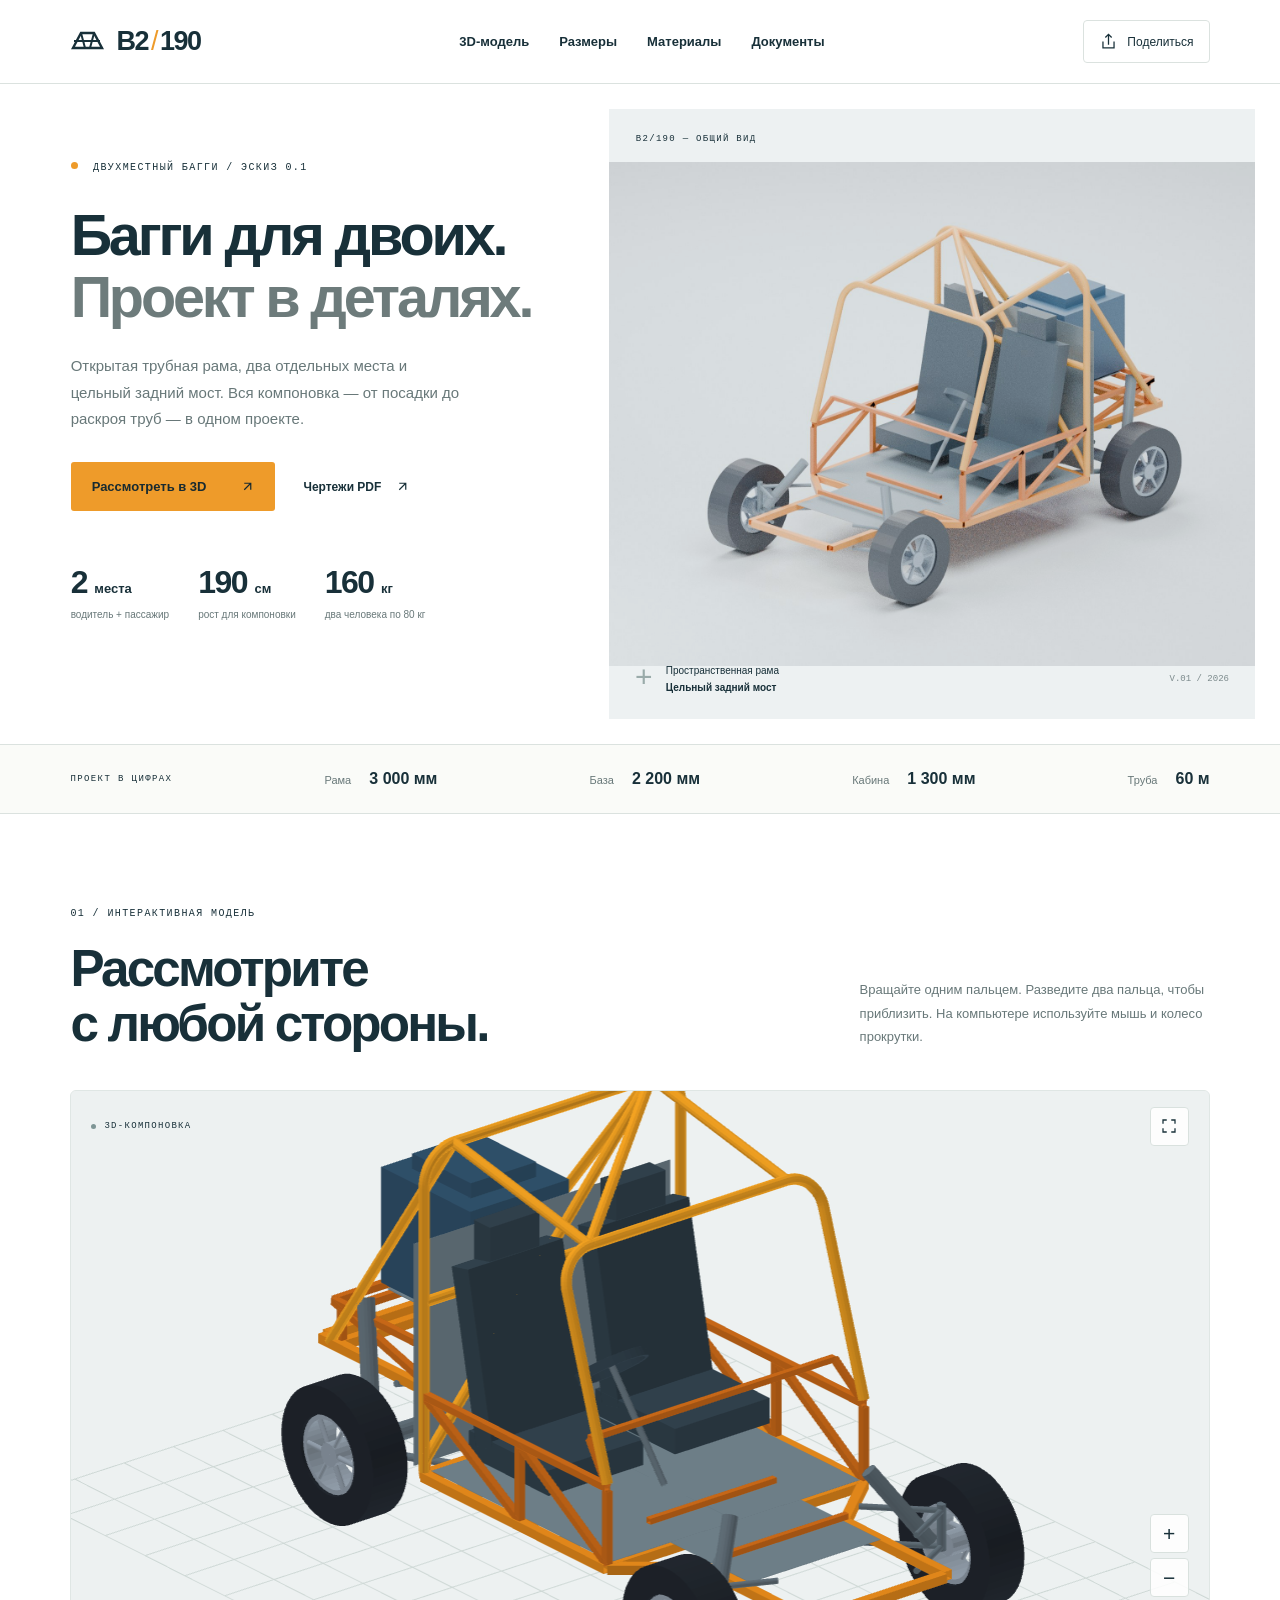
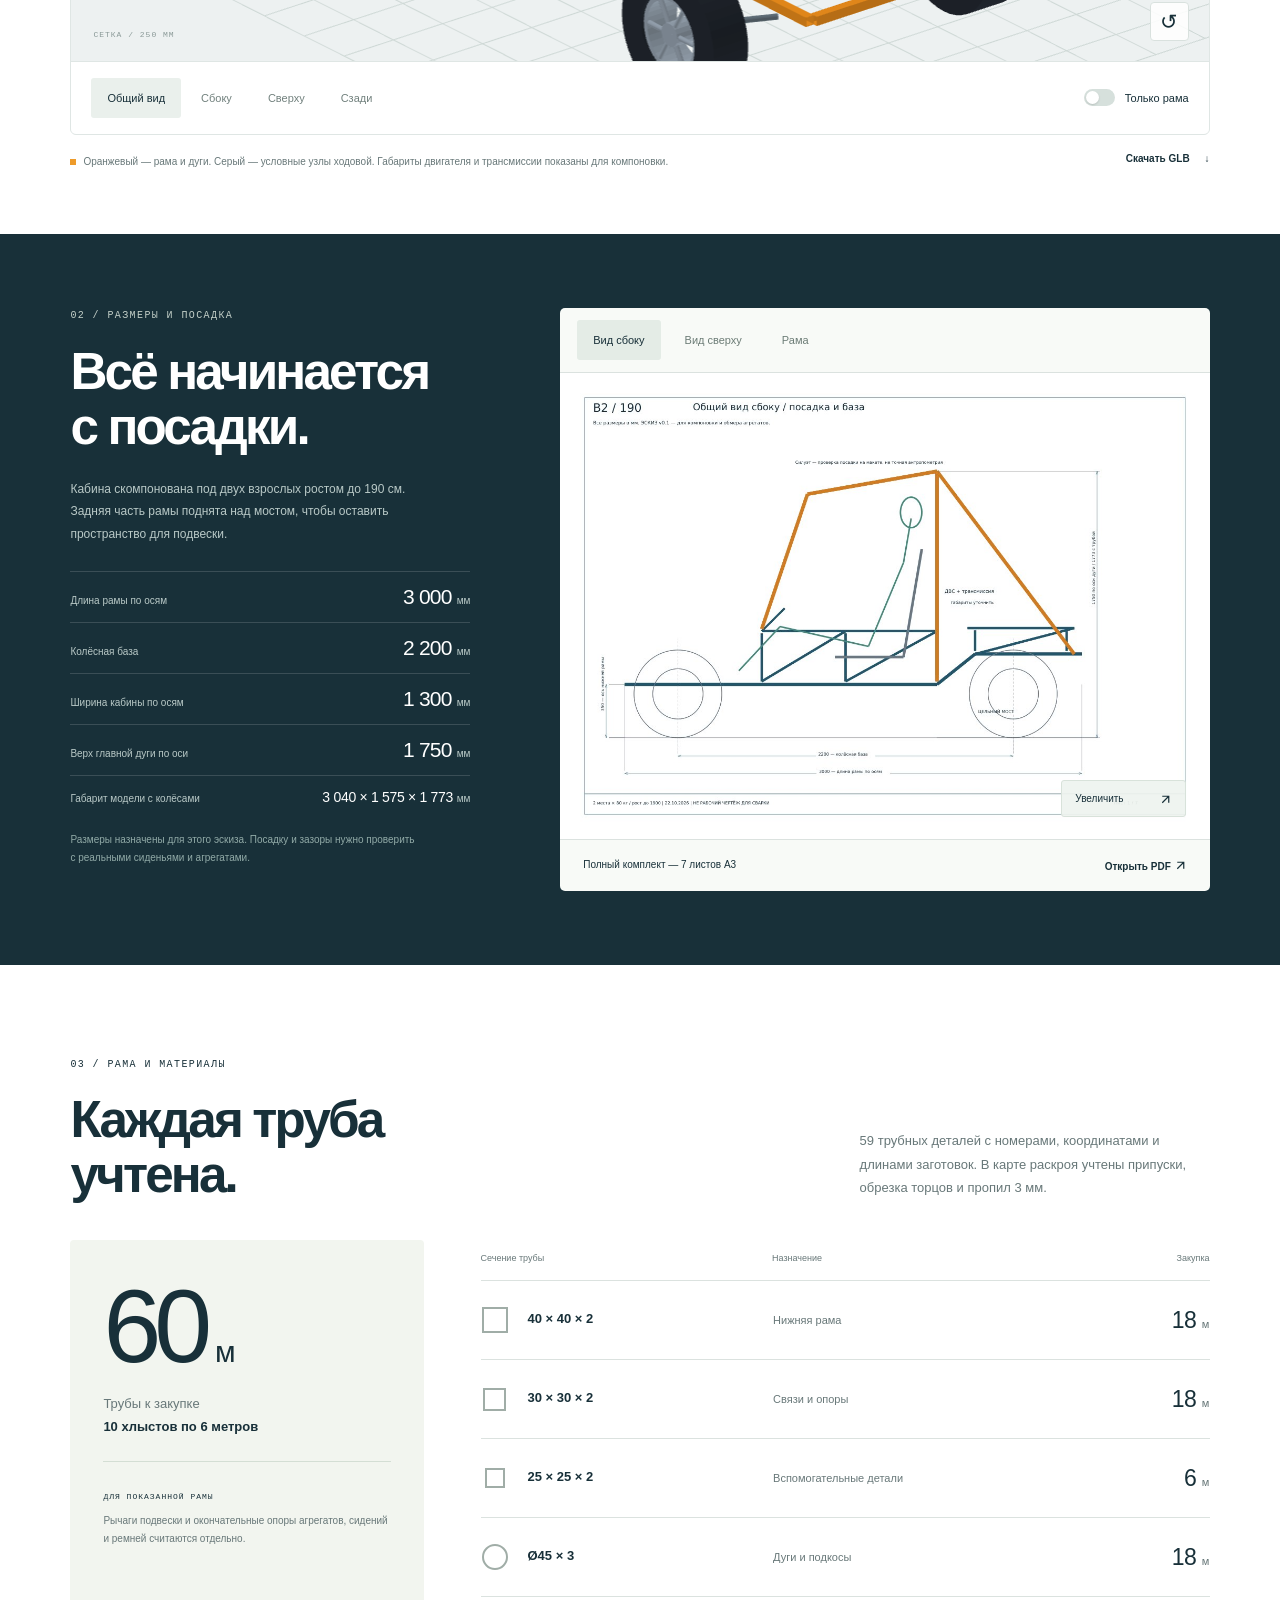
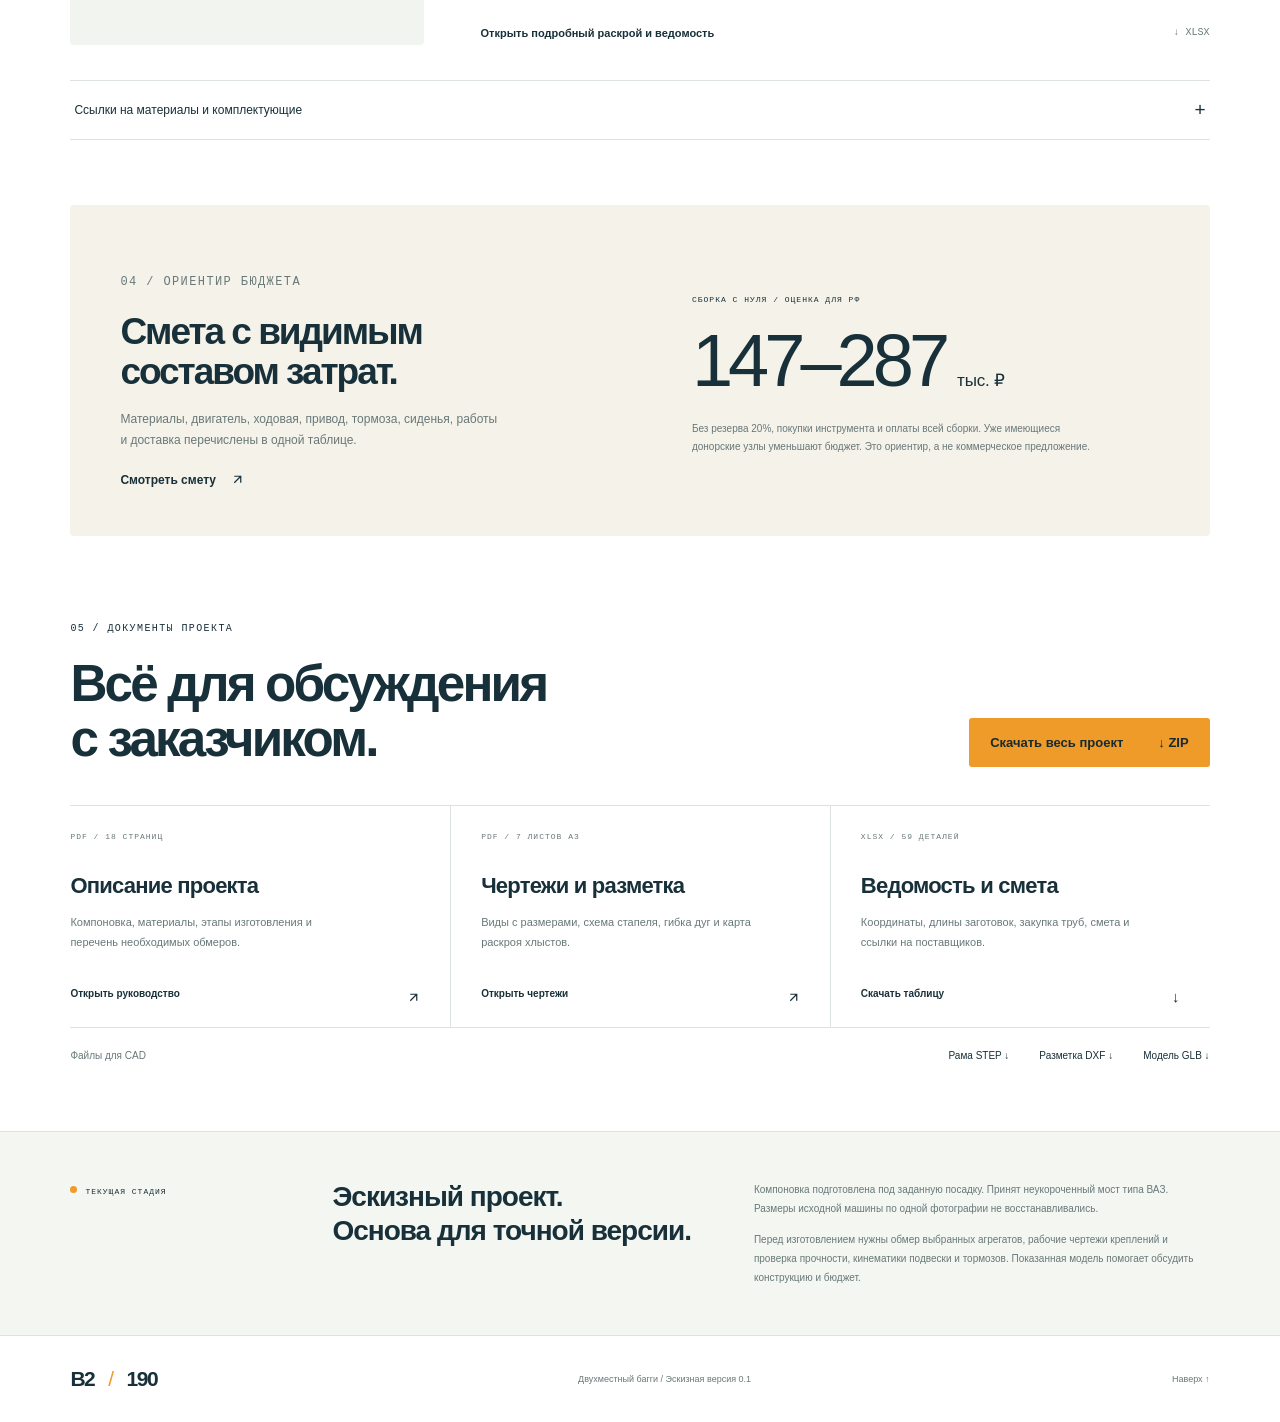
<file: buggy/index.html>
<!doctype html>
<html lang="ru">
<head>
  <meta charset="utf-8">
  <meta name="viewport" content="width=device-width, initial-scale=1, viewport-fit=cover">
  <meta name="theme-color" content="#183039">
  <meta name="description" content="B2/190 — двухместный багги. Интерактивная 3D-модель, размеры, раскрой рамы, материалы и документы эскизного проекта.">
  <meta property="og:title" content="B2/190 — проект двухместного багги">
  <meta property="og:description" content="Рассмотрите 3D-модель, размеры и документы проекта прямо в браузере.">
  <meta property="og:image" content="https://lakefest.github.io/buggy/assets/buggy-preview.jpg">
  <meta property="og:type" content="website">
  <title>B2/190 — двухместный багги</title>
  <link rel="icon" href="icon.svg" type="image/svg+xml">
  <link rel="stylesheet" href="style.css">
  <script src="app.js" defer></script>
</head>
<body>
<a class="skip" href="#overview">К содержанию</a>
<header class="header">
  <a class="brand" href="#" aria-label="B2/190 — начало"><svg width="35" height="27" viewBox="0 0 35 27" fill="none" aria-hidden="true"><path d="M3 20 11 5h13l8 15H3Z" stroke="currentColor" stroke-width="2.4"/><path d="m11 5 4 15m9-15-4 15M4 13h26" stroke="currentColor" stroke-width="2"/></svg><b>B2<span>/</span>190</b></a>
  <nav aria-label="Разделы проекта"><a href="#model">3D-модель</a><a href="#dimensions">Размеры</a><a href="#materials">Материалы</a><a href="#documents">Документы</a></nav>
  <button class="share-btn" id="share" aria-label="Поделиться проектом"><svg viewBox="0 0 24 24" width="19" height="19" fill="none" stroke="currentColor" stroke-width="1.6" aria-hidden="true"><path d="M12 16V3m-4 4 4-4 4 4M5 12v8h14v-8"/></svg><span>Поделиться</span></button>
</header>
<main>
<section class="hero" id="overview">
  <div class="hero-copy">
    <p class="eyebrow"><span class="status-dot"></span> ДВУХМЕСТНЫЙ БАГГИ / ЭСКИЗ 0.1</p>
    <h1>Багги для двоих.<br><span>Проект в деталях.</span></h1>
    <p class="hero-description">Открытая трубная рама, два отдельных места и цельный задний мост. Вся компоновка — от посадки до раскроя труб — в одном проекте.</p>
    <div class="hero-actions"><a class="button primary" href="#model">Рассмотреть в 3D <span aria-hidden="true"><svg class="external-icon" aria-hidden="true" viewBox="0 0 16 16" fill="none" stroke="currentColor" stroke-width="1.5"><path d="M4 12 12 4M4 4h8v8"/></svg></span></a><a class="text-link" href="files/drawings-a3.pdf" target="_blank" rel="noopener">Чертежи PDF <span aria-hidden="true"><svg class="external-icon" aria-hidden="true" viewBox="0 0 16 16" fill="none" stroke="currentColor" stroke-width="1.5"><path d="M4 12 12 4M4 4h8v8"/></svg></span></a></div>
    <div class="hero-data"><div><strong>2 <small>места</small></strong><span>водитель + пассажир</span></div><div><strong>190 <small>см</small></strong><span>рост для компоновки</span></div><div><strong>160 <small>кг</small></strong><span>два человека по 80 кг</span></div></div>
  </div>
  <div class="hero-visual"><span class="image-mark">B2/190 — ОБЩИЙ ВИД</span><img src="assets/buggy-preview.jpg" alt="3D-компоновка двухместного багги с оранжевой трубной рамой и двигателем за сиденьями" width="1800" height="1200" fetchpriority="high"><div class="visual-note"><span class="crosshair">+</span><span>Пространственная рама<br><b>Цельный задний мост</b></span><span class="visual-version">V.01 / 2026</span></div></div>
</section>
<div class="project-strip"><span>ПРОЕКТ В ЦИФРАХ</span><p>Рама <b>3 000 мм</b></p><p>База <b>2 200 мм</b></p><p>Кабина <b>1 300 мм</b></p><p>Труба <b>60 м</b></p></div>
<section class="section model-section" id="model">
  <div class="section-heading"><div><p class="eyebrow">01 / ИНТЕРАКТИВНАЯ МОДЕЛЬ</p><h2>Рассмотрите<br>с любой стороны.</h2></div><p class="section-intro">Вращайте одним пальцем. Разведите два пальца, чтобы приблизить. На компьютере используйте мышь и колесо прокрутки.</p></div>
  <div class="viewer" id="viewer">
    <div class="viewer-top"><span class="live-label"><i></i> 3D-КОМПОНОВКА</span><button class="icon-button" id="expand" aria-label="Развернуть модель на весь экран" title="На весь экран"><svg width="18" height="18" viewBox="0 0 24 24" fill="none" stroke="currentColor" stroke-width="1.7" aria-hidden="true"><path d="M9 4H4v5m11-5h5v5M4 15v5h5m11-5v5h-5"/></svg></button></div>
    <div class="canvas-wrap" id="canvas-wrap">
      <img id="model-poster" src="assets/buggy-preview.jpg" width="1800" height="1200" alt="Общий вид багги — изображение для предварительного просмотра">
      <canvas id="model-canvas" aria-label="Интерактивная 3D-модель багги; управление видами находится ниже"></canvas>
      <div class="model-message" id="model-message" role="status">Подготавливаем 3D…</div>
      <div class="zoom-controls"><button class="icon-button" id="zoom-in" aria-label="Приблизить">+</button><button class="icon-button" id="zoom-out" aria-label="Отдалить">−</button><button class="icon-button" id="reset" aria-label="Сбросить вид">↺</button></div>
      <span class="grid-label">СЕТКА / 250 ММ</span>
    </div>
    <div class="viewer-controls"><div class="view-buttons" role="group" aria-label="Вид модели"><button class="selected" data-view="iso" aria-pressed="true">Общий вид</button><button data-view="side" aria-pressed="false">Сбоку</button><button data-view="top" aria-pressed="false">Сверху</button><button data-view="rear" aria-pressed="false">Сзади</button></div><label class="frame-toggle"><input type="checkbox" id="frame-only"><span class="toggle-track"></span> Только рама</label></div>
  </div>
  <div class="model-caption"><p><span class="orange-key"></span>Оранжевый — рама и дуги. Серый — условные узлы ходовой. Габариты двигателя и трансмиссии показаны для компоновки.</p><a class="text-link" href="files/buggy.glb" download>Скачать GLB <span aria-hidden="true">↓</span></a></div>
</section>
<section class="dimensions-section" id="dimensions">
  <div class="dimensions-copy"><p class="eyebrow">02 / РАЗМЕРЫ И ПОСАДКА</p><h2>Всё начинается<br>с посадки.</h2><p>Кабина скомпонована под двух взрослых ростом до 190 см. Задняя часть рамы поднята над мостом, чтобы оставить пространство для подвески.</p><dl class="dimensions-list"><div><dt>Длина рамы по осям</dt><dd>3 000 <small>мм</small></dd></div><div><dt>Колёсная база</dt><dd>2 200 <small>мм</small></dd></div><div><dt>Ширина кабины по осям</dt><dd>1 300 <small>мм</small></dd></div><div><dt>Верх главной дуги по оси</dt><dd>1 750 <small>мм</small></dd></div><div><dt>Габарит модели с колёсами</dt><dd class="dimension-small">3 040 × 1 575 × 1 773 <small>мм</small></dd></div></dl><p class="muted-light">Размеры назначены для этого эскиза. Посадку и зазоры нужно проверить с реальными сиденьями и агрегатами.</p></div>
  <div class="drawings-panel"><div class="drawing-tabs" role="group" aria-label="Виды чертежа"><button data-drawing="side" class="selected" aria-pressed="true">Вид сбоку</button><button data-drawing="top" aria-pressed="false">Вид сверху</button><button data-drawing="frame" aria-pressed="false">Рама</button></div><button id="drawing-open" class="drawing-image" aria-label="Увеличить чертёж"><img id="drawing-img" src="assets/drawing-side.jpg" alt="Размерный эскиз: вид багги сбоку" width="1191" height="842" loading="lazy"><span>Увеличить <b><svg class="external-icon" aria-hidden="true" viewBox="0 0 16 16" fill="none" stroke="currentColor" stroke-width="1.5"><path d="M4 12 12 4M4 4h8v8"/></svg></b></span></button><a href="files/drawings-a3.pdf" target="_blank" rel="noopener" class="drawing-download">Полный комплект — 7 листов A3 <span>Открыть PDF <svg class="external-icon" aria-hidden="true" viewBox="0 0 16 16" fill="none" stroke="currentColor" stroke-width="1.5"><path d="M4 12 12 4M4 4h8v8"/></svg></span></a></div>
</section>
<section class="section materials-section" id="materials">
  <div class="section-heading"><div><p class="eyebrow">03 / РАМА И МАТЕРИАЛЫ</p><h2>Каждая труба<br>учтена.</h2></div><p class="section-intro">59 трубных деталей с номерами, координатами и длинами заготовок. В карте раскроя учтены припуски, обрезка торцов и пропил 3 мм.</p></div>
  <div class="materials-grid"><div class="cut-summary"><strong>60<span>м</span></strong><p>Трубы к закупке<br><b>10 хлыстов по 6 метров</b></p><div class="summary-line"></div><span class="eyebrow">ДЛЯ ПОКАЗАННОЙ РАМЫ</span><p class="small-copy">Рычаги подвески и окончательные опоры агрегатов, сидений и ремней считаются отдельно.</p></div><div class="material-table-wrap"><table class="material-table"><thead><tr><th>Сечение трубы</th><th>Назначение</th><th>Закупка</th></tr></thead><tbody><tr><td><i class="profile square-lg"></i><b>40 × 40 × 2</b></td><td>Нижняя рама</td><td>18 <small>м</small></td></tr><tr><td><i class="profile square-md"></i><b>30 × 30 × 2</b></td><td>Связи и опоры</td><td>18 <small>м</small></td></tr><tr><td><i class="profile square-sm"></i><b>25 × 25 × 2</b></td><td>Вспомогательные детали</td><td>6 <small>м</small></td></tr><tr><td><i class="profile round"></i><b>Ø45 × 3</b></td><td>Дуги и подкосы</td><td>18 <small>м</small></td></tr></tbody></table><a class="table-link" href="files/specification.xlsx" download>Открыть подробный раскрой и ведомость <span>↓ XLSX</span></a></div></div>
  <details class="supplier-details"><summary>Ссылки на материалы и комплектующие <span>+</span></summary><div class="supplier-links"><a href="https://www.stroymetall.ru/catalog/truby/profilnye/kvadratnye/40x40x2/" target="_blank" rel="noopener">Профильная труба 40×40×2 <span>Стройсталь <svg class="external-icon" aria-hidden="true" viewBox="0 0 16 16" fill="none" stroke="currentColor" stroke-width="1.5"><path d="M4 12 12 4M4 4h8v8"/></svg></span></a><a href="https://metalos.ru/truba-besshovnaya/diametr__45/stenka__3/" target="_blank" rel="noopener">Бесшовная труба Ø45×3 <span>МЕТАЛОС <svg class="external-icon" aria-hidden="true" viewBox="0 0 16 16" fill="none" stroke="currentColor" stroke-width="1.5"><path d="M4 12 12 4M4 4h8v8"/></svg></span></a><a href="https://www.lifan-rf.ru/catalog/dvigateli_benzinovye_s_ruchnym_i_elektro_zapuskom_gorizontalnyy_val/lifan_190f/" target="_blank" rel="noopener">Двигатель класса Lifan 190F <span>Lifan <svg class="external-icon" aria-hidden="true" viewBox="0 0 16 16" fill="none" stroke="currentColor" stroke-width="1.5"><path d="M4 12 12 4M4 4h8v8"/></svg></span></a><a href="https://motodom.su/transmissiya/variator-safari-v-sbore.html" target="_blank" rel="noopener">Комплект вариатора «Сафари» <span>Мотодом <svg class="external-icon" aria-hidden="true" viewBox="0 0 16 16" fill="none" stroke="currentColor" stroke-width="1.5"><path d="M4 12 12 4M4 4h8v8"/></svg></span></a></div><p>Полный список и статус найденных цен — в ведомости XLSX. Совместимость узлов и актуальную стоимость уточняют при подборе.</p></details>
</section>
<section class="budget-section"><div><p class="eyebrow">04 / ОРИЕНТИР БЮДЖЕТА</p><h2>Смета с видимым<br>составом затрат.</h2><p>Материалы, двигатель, ходовая, привод, тормоза, сиденья, работы и доставка перечислены в одной таблице.</p><a class="text-link" href="files/specification.xlsx" download>Смотреть смету <span><svg class="external-icon" aria-hidden="true" viewBox="0 0 16 16" fill="none" stroke="currentColor" stroke-width="1.5"><path d="M4 12 12 4M4 4h8v8"/></svg></span></a></div><div class="budget-value"><span>СБОРКА С НУЛЯ / ОЦЕНКА ДЛЯ РФ</span><strong>147–287<small>тыс. ₽</small></strong><p>Без резерва 20%, покупки инструмента и оплаты всей сборки. Уже имеющиеся донорские узлы уменьшают бюджет. Это ориентир, а не коммерческое предложение.</p></div></section>
<section class="section documents-section" id="documents"><div class="section-heading"><div><p class="eyebrow">05 / ДОКУМЕНТЫ ПРОЕКТА</p><h2>Всё для обсуждения<br>с заказчиком.</h2></div><a class="button primary" href="files/buggy-complete.zip" download>Скачать весь проект <span>↓ ZIP</span></a></div><div class="document-grid"><a class="document" href="files/project-guide.pdf" target="_blank" rel="noopener"><span class="file-type">PDF / 18 СТРАНИЦ</span><h3>Описание проекта</h3><p>Компоновка, материалы, этапы изготовления и перечень необходимых обмеров.</p><span class="document-action">Открыть руководство <b><svg class="external-icon" aria-hidden="true" viewBox="0 0 16 16" fill="none" stroke="currentColor" stroke-width="1.5"><path d="M4 12 12 4M4 4h8v8"/></svg></b></span></a><a class="document" href="files/drawings-a3.pdf" target="_blank" rel="noopener"><span class="file-type">PDF / 7 ЛИСТОВ A3</span><h3>Чертежи и разметка</h3><p>Виды с размерами, схема стапеля, гибка дуг и карта раскроя хлыстов.</p><span class="document-action">Открыть чертежи <b><svg class="external-icon" aria-hidden="true" viewBox="0 0 16 16" fill="none" stroke="currentColor" stroke-width="1.5"><path d="M4 12 12 4M4 4h8v8"/></svg></b></span></a><a class="document" href="files/specification.xlsx" download><span class="file-type">XLSX / 59 ДЕТАЛЕЙ</span><h3>Ведомость и смета</h3><p>Координаты, длины заготовок, закупка труб, смета и ссылки на поставщиков.</p><span class="document-action">Скачать таблицу <b>↓</b></span></a></div><div class="cad-links"><span>Файлы для CAD</span><a href="files/frame.step" download>Рама STEP ↓</a><a href="files/frame.dxf" download>Разметка DXF ↓</a><a href="files/buggy.glb" download>Модель GLB ↓</a></div></section>
<section class="project-stage"><div class="stage-label"><span class="status-dot"></span><span>ТЕКУЩАЯ СТАДИЯ</span></div><h2>Эскизный проект.<br>Основа для точной версии.</h2><div class="stage-body"><p>Компоновка подготовлена под заданную посадку. Принят неукороченный мост типа ВАЗ. Размеры исходной машины по одной фотографии не восстанавливались.</p><p>Перед изготовлением нужны обмер выбранных агрегатов, рабочие чертежи креплений и проверка прочности, кинематики подвески и тормозов. Показанная модель помогает обсудить конструкцию и бюджет.</p></div></section>
</main>
<footer><a class="brand" href="#">B2<span>/</span>190</a><p>Двухместный багги / Эскизная версия 0.1</p><a href="#overview">Наверх ↑</a></footer>
<dialog id="drawing-dialog"><button class="dialog-close" aria-label="Закрыть увеличенный чертёж">✕</button><img alt="Увеличенный размерный эскиз" id="dialog-img"><a href="files/drawings-a3.pdf" target="_blank" rel="noopener">Открыть все чертежи в PDF <svg class="external-icon" aria-hidden="true" viewBox="0 0 16 16" fill="none" stroke="currentColor" stroke-width="1.5"><path d="M4 12 12 4M4 4h8v8"/></svg></a></dialog>
<div id="toast" class="toast" role="status" aria-live="polite"></div>
</body></html>
</file>
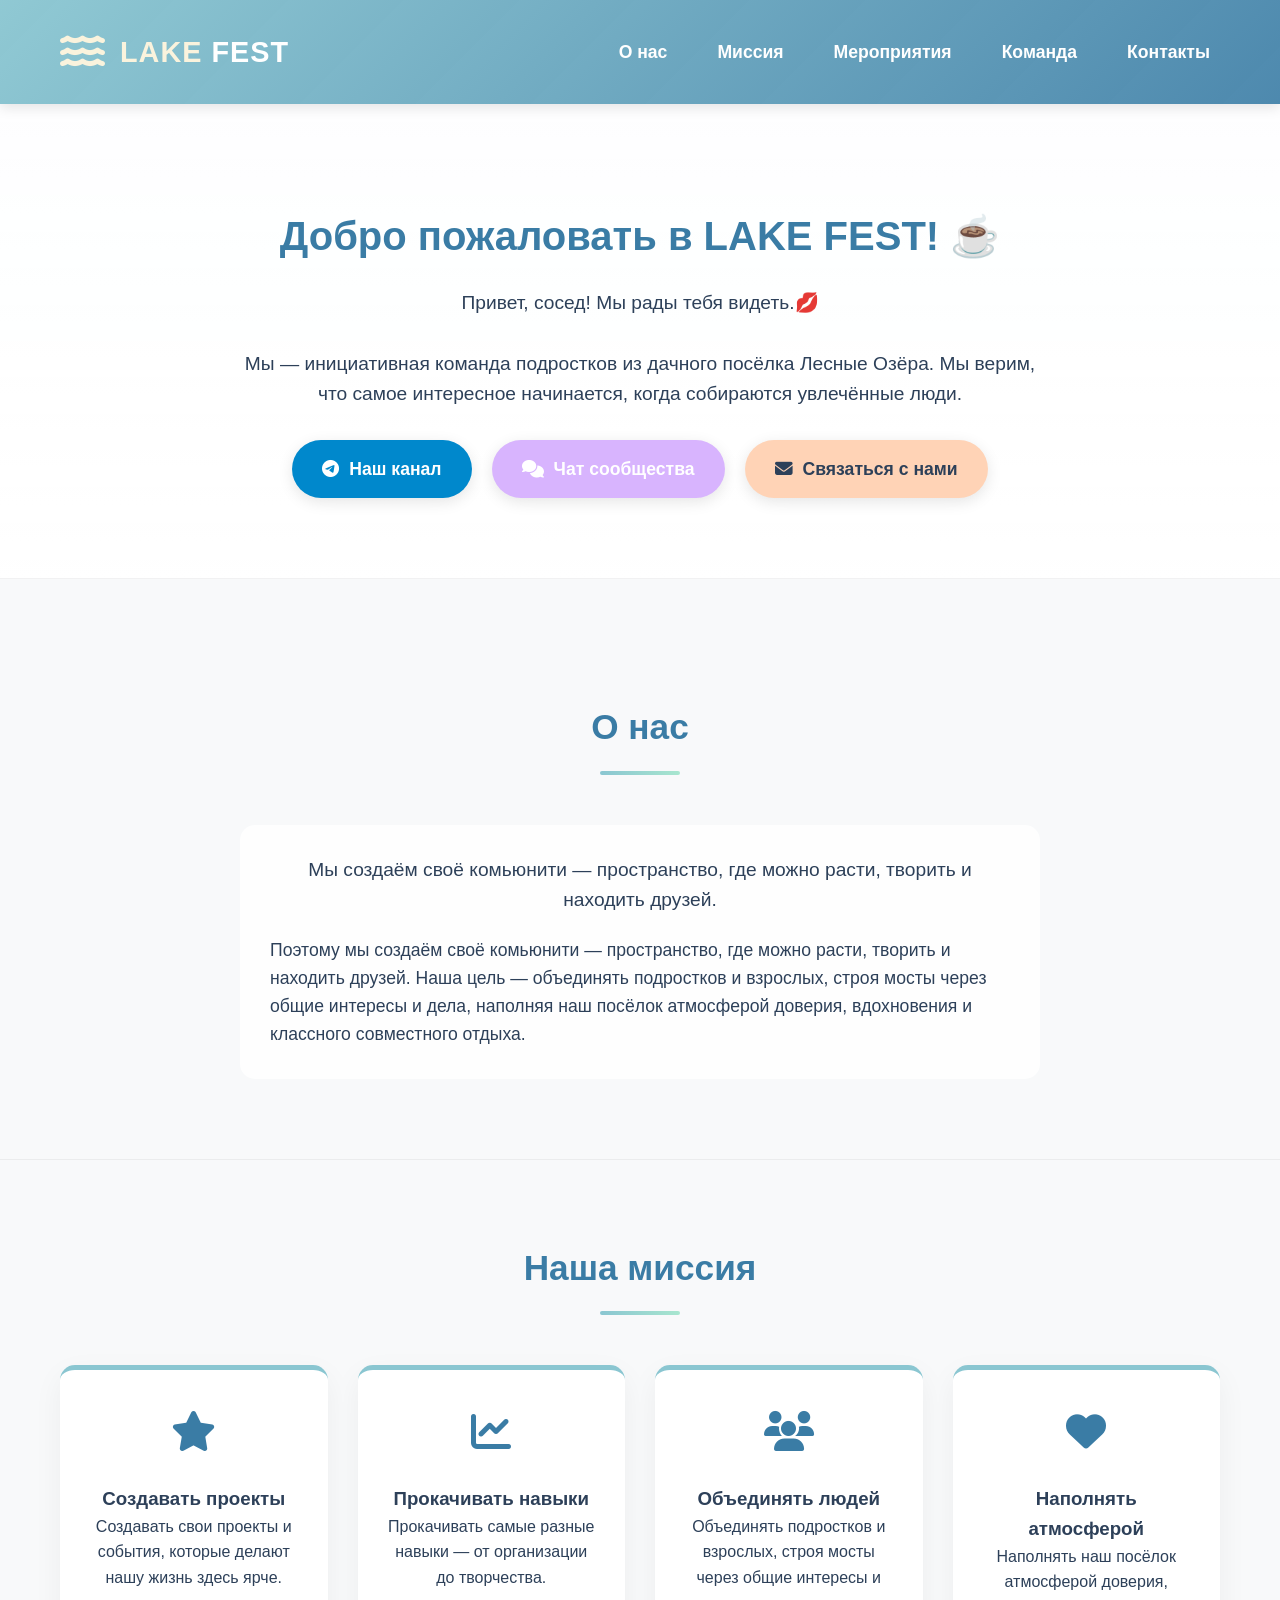
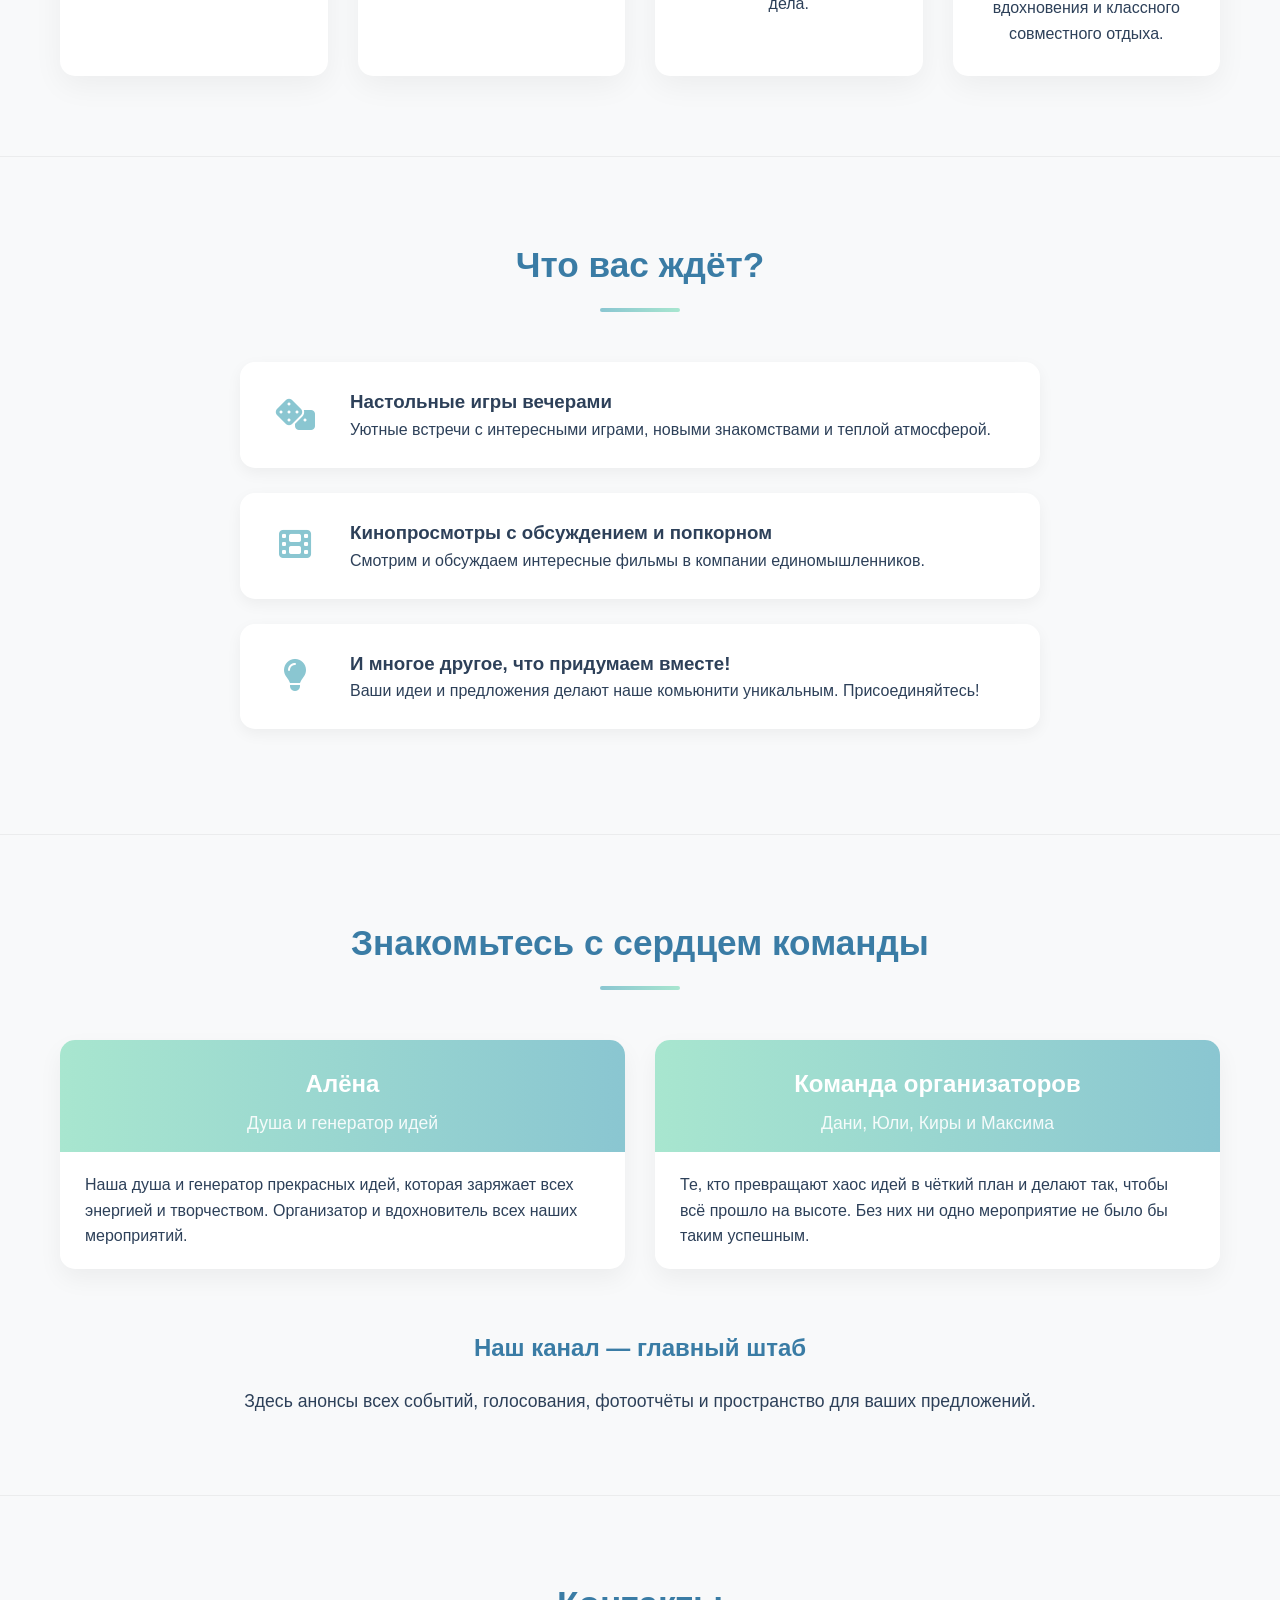
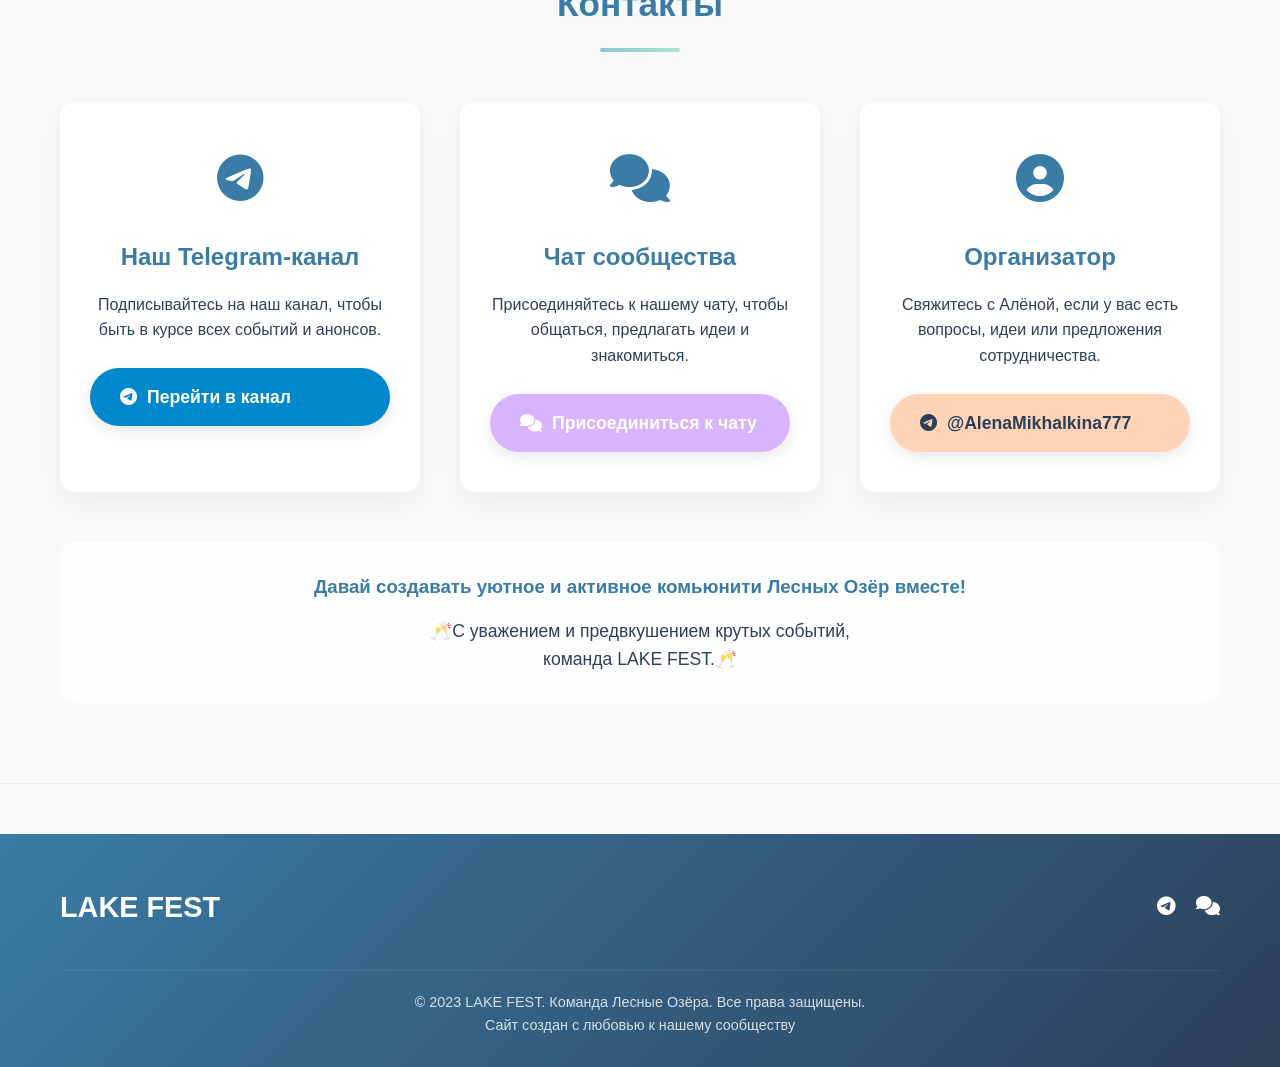
<file: lakefest.html>
<!DOCTYPE html>
<html lang="ru">
<head>
    <meta charset="UTF-8">
    <meta name="viewport" content="width=device-width, initial-scale=1.0">
    <title>LAKE FEST - Команда Лесные Озёра</title>
    <link rel="stylesheet" href="https://cdnjs.cloudflare.com/ajax/libs/font-awesome/6.4.0/css/all.min.css">
    <style>
        * {
            margin: 0;
            padding: 0;
            box-sizing: border-box;
        }
        
        :root {
            --lake-blue: #8ac6d1;
            --soft-teal: #a8e6cf;
            --light-sand: #faf3dd;
            --warm-peach: #ffd3b6;
            --soft-lilac: #d8b4fe;
            --deep-blue: #3a7ca5;
            --text-dark: #2d4059;
        }
        
        body {
            font-family: 'Segoe UI', Tahoma, Geneva, Verdana, sans-serif;
            line-height: 1.6;
            color: var(--text-dark);
            background-color: #f8f9fa;
            overflow-x: hidden;
        }
        
        .container {
            width: 100%;
            max-width: 1200px;
            margin: 0 auto;
            padding: 0 20px;
        }
        
        /* Фоновое изображение с озером */
        .lake-background {
            position: fixed;
            top: 0;
            left: 0;
            width: 100%;
            height: 100%;
            background-image: url('https://images.unsplash.com/photo-1506905925346-21bda4d32df4?ixlib=rb-4.0.3&ixid=M3wxMjA3fDB8MHxwaG90by1wYWdlfHx8fGVufDB8fHx8fA%3D%3D&auto=format&fit=crop&w=2070&q=80');
            background-size: cover;
            background-position: center;
            background-attachment: fixed;
            opacity: 0.15;
            z-index: -1;
        }
        
        /* Шапка */
        header {
            background: linear-gradient(135deg, rgba(138, 198, 209, 0.95) 0%, rgba(58, 124, 165, 0.9) 100%);
            color: white;
            padding: 20px 0;
            box-shadow: 0 4px 12px rgba(0, 0, 0, 0.1);
            position: sticky;
            top: 0;
            z-index: 1000;
        }
        
        .header-content {
            display: flex;
            justify-content: space-between;
            align-items: center;
        }
        
        .logo {
            display: flex;
            align-items: center;
            gap: 15px;
        }
        
        .logo-icon {
            font-size: 2.5rem;
            color: var(--light-sand);
        }
        
        .logo h1 {
            font-size: 1.8rem;
            font-weight: 700;
            letter-spacing: 1px;
        }
        
        .logo span {
            color: var(--light-sand);
        }
        
        nav ul {
            display: flex;
            list-style: none;
            gap: 30px;
        }
        
        nav a {
            color: white;
            text-decoration: none;
            font-weight: 600;
            font-size: 1.1rem;
            transition: all 0.3s;
            padding: 5px 10px;
            border-radius: 4px;
        }
        
        nav a:hover {
            background-color: rgba(255, 255, 255, 0.2);
            transform: translateY(-2px);
        }
        
        .mobile-menu-btn {
            display: none;
            background: none;
            border: none;
            color: white;
            font-size: 1.8rem;
            cursor: pointer;
        }
        
        /* Основной контент */
        .hero {
            padding: 100px 0 80px;
            text-align: center;
            background: linear-gradient(rgba(255, 255, 255, 0.85), rgba(255, 255, 255, 0.9));
            margin-bottom: 40px;
        }
        
        .hero h2 {
            font-size: 2.5rem;
            color: var(--deep-blue);
            margin-bottom: 20px;
        }
        
        .hero p {
            font-size: 1.2rem;
            max-width: 800px;
            margin: 0 auto 30px;
            color: var(--text-dark);
        }
        
        .cta-buttons {
            display: flex;
            justify-content: center;
            gap: 20px;
            flex-wrap: wrap;
        }
        
        .btn {
            display: inline-flex;
            align-items: center;
            gap: 10px;
            padding: 15px 30px;
            background-color: var(--deep-blue);
            color: white;
            text-decoration: none;
            border-radius: 50px;
            font-weight: 600;
            font-size: 1.1rem;
            transition: all 0.3s;
            box-shadow: 0 4px 15px rgba(0, 0, 0, 0.1);
        }
        
        .btn:hover {
            transform: translateY(-5px);
            box-shadow: 0 6px 20px rgba(0, 0, 0, 0.15);
            background-color: var(--lake-blue);
        }
        
        .btn-telegram {
            background-color: #0088cc;
        }
        
        .btn-chat {
            background-color: var(--soft-lilac);
        }
        
        .btn-contact {
            background-color: var(--warm-peach);
            color: var(--text-dark);
        }
        
        section {
            padding: 80px 0;
            border-bottom: 1px solid rgba(0, 0, 0, 0.05);
        }
        
        .section-title {
            text-align: center;
            font-size: 2.2rem;
            color: var(--deep-blue);
            margin-bottom: 50px;
            position: relative;
        }
        
        .section-title:after {
            content: '';
            display: block;
            width: 80px;
            height: 4px;
            background: linear-gradient(to right, var(--lake-blue), var(--soft-teal));
            margin: 15px auto;
            border-radius: 2px;
        }
        
        /* О нас */
        .mission-cards {
            display: grid;
            grid-template-columns: repeat(auto-fit, minmax(250px, 1fr));
            gap: 30px;
            margin-top: 40px;
        }
        
        .mission-card {
            background-color: white;
            border-radius: 15px;
            padding: 30px;
            box-shadow: 0 10px 30px rgba(0, 0, 0, 0.05);
            transition: all 0.3s;
            text-align: center;
            border-top: 5px solid var(--lake-blue);
        }
        
        .mission-card:hover {
            transform: translateY(-10px);
            box-shadow: 0 15px 35px rgba(0, 0, 0, 0.1);
        }
        
        .mission-icon {
            font-size: 2.5rem;
            color: var(--deep-blue);
            margin-bottom: 20px;
        }
        
        /* Мероприятия */
        .events-list {
            max-width: 800px;
            margin: 0 auto;
        }
        
        .event-item {
            display: flex;
            align-items: center;
            background-color: white;
            border-radius: 15px;
            padding: 25px;
            margin-bottom: 25px;
            box-shadow: 0 5px 15px rgba(0, 0, 0, 0.05);
            transition: all 0.3s;
        }
        
        .event-item:hover {
            transform: translateX(10px);
            box-shadow: 0 8px 20px rgba(0, 0, 0, 0.1);
        }
        
        .event-icon {
            font-size: 2rem;
            color: var(--lake-blue);
            margin-right: 25px;
            min-width: 60px;
            text-align: center;
        }
        
        /* Команда */
        .team-container {
            display: grid;
            grid-template-columns: repeat(auto-fit, minmax(280px, 1fr));
            gap: 30px;
        }
        
        .team-member {
            background-color: white;
            border-radius: 15px;
            overflow: hidden;
            box-shadow: 0 10px 25px rgba(0, 0, 0, 0.05);
            transition: all 0.3s;
        }
        
        .team-member:hover {
            transform: translateY(-10px);
            box-shadow: 0 15px 35px rgba(0, 0, 0, 0.1);
        }
        
        .member-header {
            padding: 25px 25px 15px;
            text-align: center;
            background: linear-gradient(to right, var(--soft-teal), var(--lake-blue));
            color: white;
        }
        
        .member-name {
            font-size: 1.5rem;
            font-weight: 700;
            margin-bottom: 5px;
        }
        
        .member-role {
            font-size: 1.1rem;
            opacity: 0.9;
        }
        
        .member-desc {
            padding: 20px 25px;
            color: var(--text-dark);
        }
        
        .team-grid {
            display: grid;
            grid-template-columns: repeat(auto-fit, minmax(200px, 1fr));
            gap: 20px;
            margin-top: 30px;
        }
        
        .team-grid-item {
            background-color: white;
            padding: 20px;
            border-radius: 10px;
            text-align: center;
            box-shadow: 0 5px 15px rgba(0, 0, 0, 0.05);
        }
        
        /* Контакты */
        .contacts-container {
            display: grid;
            grid-template-columns: repeat(auto-fit, minmax(300px, 1fr));
            gap: 40px;
        }
        
        .contact-card {
            background-color: white;
            border-radius: 15px;
            padding: 40px 30px;
            text-align: center;
            box-shadow: 0 10px 30px rgba(0, 0, 0, 0.05);
        }
        
        .contact-icon {
            font-size: 3rem;
            color: var(--deep-blue);
            margin-bottom: 20px;
        }
        
        .contact-card h3 {
            font-size: 1.5rem;
            margin-bottom: 15px;
            color: var(--deep-blue);
        }
        
        .contact-links {
            display: flex;
            flex-direction: column;
            gap: 15px;
            margin-top: 25px;
        }
        
        /* Футер */
        footer {
            background: linear-gradient(135deg, var(--deep-blue) 0%, var(--text-dark) 100%);
            color: white;
            padding: 50px 0 30px;
            margin-top: 50px;
        }
        
        .footer-content {
            display: flex;
            justify-content: space-between;
            align-items: center;
            flex-wrap: wrap;
            gap: 30px;
        }
        
        .footer-logo {
            font-size: 1.8rem;
            font-weight: 700;
        }
        
        .footer-links {
            display: flex;
            gap: 20px;
        }
        
        .footer-links a {
            color: white;
            font-size: 1.2rem;
            transition: all 0.3s;
        }
        
        .footer-links a:hover {
            color: var(--soft-teal);
            transform: translateY(-3px);
        }
        
        .copyright {
            text-align: center;
            margin-top: 40px;
            padding-top: 20px;
            border-top: 1px solid rgba(255, 255, 255, 0.1);
            font-size: 0.9rem;
            opacity: 0.8;
        }
        
        /* Адаптивность */
        @media (max-width: 768px) {
            .header-content {
                flex-direction: column;
                gap: 20px;
            }
            
            nav ul {
                gap: 15px;
            }
            
            .hero {
                padding: 80px 0 60px;
            }
            
            .hero h2 {
                font-size: 2rem;
            }
            
            .cta-buttons {
                flex-direction: column;
                align-items: center;
            }
            
            .btn {
                width: 100%;
                max-width: 300px;
                justify-content: center;
            }
            
            .event-item {
                flex-direction: column;
                text-align: center;
            }
            
            .event-icon {
                margin-right: 0;
                margin-bottom: 15px;
            }
            
            .footer-content {
                flex-direction: column;
                text-align: center;
            }
            
            .mobile-menu-btn {
                display: block;
                position: absolute;
                top: 20px;
                right: 20px;
            }
            
            nav {
                display: none;
                width: 100%;
                margin-top: 20px;
            }
            
            nav.active {
                display: block;
            }
            
            nav ul {
                flex-direction: column;
                gap: 10px;
            }
        }
        
        @media (max-width: 480px) {
            .section-title {
                font-size: 1.8rem;
            }
            
            .mission-card, .contact-card {
                padding: 20px;
            }
            
            .team-container, .contacts-container {
                grid-template-columns: 1fr;
            }
        }
        
        /* Анимации */
        @keyframes fadeIn {
            from { opacity: 0; transform: translateY(20px); }
            to { opacity: 1; transform: translateY(0); }
        }
        
        .fade-in {
            animation: fadeIn 0.8s ease forwards;
        }
    </style>
</head>
<body>
    <!-- Фоновое изображение озера -->
    <div class="lake-background"></div>
    
    <!-- Шапка -->
    <header>
        <div class="container">
            <div class="header-content">
                <div class="logo">
                    <div class="logo-icon">
                        <i class="fas fa-water"></i>
                    </div>
                    <h1><span>LAKE</span> FEST</h1>
                </div>
                
                <button class="mobile-menu-btn" id="mobileMenuBtn">
                    <i class="fas fa-bars"></i>
                </button>
                
                <nav id="mainNav">
                    <ul>
                        <li><a href="#about">О нас</a></li>
                        <li><a href="#mission">Миссия</a></li>
                        <li><a href="#events">Мероприятия</a></li>
                        <li><a href="#team">Команда</a></li>
                        <li><a href="#contacts">Контакты</a></li>
                    </ul>
                </nav>
            </div>
        </div>
    </header>
    
    <!-- Основной контент -->
    <main>
        <!-- Герой-секция -->
        <section class="hero">
            <div class="container">
                <h2 class="fade-in">Добро пожаловать в <span style="color: var(--deep-blue);">LAKE FEST</span>! ☕️</h2>
                <p class="fade-in">Привет, сосед! Мы рады тебя видеть.💋</p>
                <p class="fade-in">Мы — инициативная команда подростков из дачного посёлка Лесные Озёра. Мы верим, что самое интересное начинается, когда собираются увлечённые люди.</p>
                
                <div class="cta-buttons fade-in">
                    <a href="https://t.me/lakefest" class="btn btn-telegram" target="_blank">
                        <i class="fab fa-telegram"></i> Наш канал
                    </a>
                    <a href="https://t.me/lakefestchat" class="btn btn-chat" target="_blank">
                        <i class="fas fa-comments"></i> Чат сообщества
                    </a>
                    <a href="#contacts" class="btn btn-contact">
                        <i class="fas fa-envelope"></i> Связаться с нами
                    </a>
                </div>
            </div>
        </section>
        
        <!-- О нас -->
        <section id="about" class="fade-in">
            <div class="container">
                <h2 class="section-title">О нас</h2>
                <div style="max-width: 800px; margin: 0 auto; background-color: rgba(255, 255, 255, 0.8); padding: 30px; border-radius: 15px;">
                    <p style="font-size: 1.2rem; margin-bottom: 20px; text-align: center;">
                        Мы создаём своё комьюнити — пространство, где можно расти, творить и находить друзей.
                    </p>
                    <p style="font-size: 1.1rem;">
                        Поэтому мы создаём своё комьюнити — пространство, где можно расти, творить и находить друзей. 
                        Наша цель — объединять подростков и взрослых, строя мосты через общие интересы и дела, 
                        наполняя наш посёлок атмосферой доверия, вдохновения и классного совместного отдыха.
                    </p>
                </div>
            </div>
        </section>
        
        <!-- Миссия -->
        <section id="mission" class="fade-in">
            <div class="container">
                <h2 class="section-title">Наша миссия</h2>
                <div class="mission-cards">
                    <div class="mission-card">
                        <div class="mission-icon">
                            <i class="fas fa-star"></i>
                        </div>
                        <h3>Создавать проекты</h3>
                        <p>Создавать свои проекты и события, которые делают нашу жизнь здесь ярче.</p>
                    </div>
                    
                    <div class="mission-card">
                        <div class="mission-icon">
                            <i class="fas fa-chart-line"></i>
                        </div>
                        <h3>Прокачивать навыки</h3>
                        <p>Прокачивать самые разные навыки — от организации до творчества.</p>
                    </div>
                    
                    <div class="mission-card">
                        <div class="mission-icon">
                            <i class="fas fa-users"></i>
                        </div>
                        <h3>Объединять людей</h3>
                        <p>Объединять подростков и взрослых, строя мосты через общие интересы и дела.</p>
                    </div>
                    
                    <div class="mission-card">
                        <div class="mission-icon">
                            <i class="fas fa-heart"></i>
                        </div>
                        <h3>Наполнять атмосферой</h3>
                        <p>Наполнять наш посёлок атмосферой доверия, вдохновения и классного совместного отдыха.</p>
                    </div>
                </div>
            </div>
        </section>
        
        <!-- Мероприятия -->
        <section id="events" class="fade-in">
            <div class="container">
                <h2 class="section-title">Что вас ждёт?</h2>
                <div class="events-list">
                    <div class="event-item">
                        <div class="event-icon">
                            <i class="fas fa-dice"></i>
                        </div>
                        <div>
                            <h3>Настольные игры вечерами</h3>
                            <p>Уютные встречи с интересными играми, новыми знакомствами и теплой атмосферой.</p>
                        </div>
                    </div>
                    
                    <div class="event-item">
                        <div class="event-icon">
                            <i class="fas fa-film"></i>
                        </div>
                        <div>
                            <h3>Кинопросмотры с обсуждением и попкорном</h3>
                            <p>Смотрим и обсуждаем интересные фильмы в компании единомышленников.</p>
                        </div>
                    </div>
                    
                    <div class="event-item">
                        <div class="event-icon">
                            <i class="fas fa-lightbulb"></i>
                        </div>
                        <div>
                            <h3>И многое другое, что придумаем вместе!</h3>
                            <p>Ваши идеи и предложения делают наше комьюнити уникальным. Присоединяйтесь!</p>
                        </div>
                    </div>
                </div>
            </div>
        </section>
        
        <!-- Команда -->
        <section id="team" class="fade-in">
            <div class="container">
                <h2 class="section-title">Знакомьтесь с сердцем команды</h2>
                <div class="team-container">
                    <div class="team-member">
                        <div class="member-header">
                            <div class="member-name">Алёна</div>
                            <div class="member-role">Душа и генератор идей</div>
                        </div>
                        <div class="member-desc">
                            <p>Наша душа и генератор прекрасных идей, которая заряжает всех энергией и творчеством. Организатор и вдохновитель всех наших мероприятий.</p>
                        </div>
                    </div>
                    
                    <div class="team-member">
                        <div class="member-header">
                            <div class="member-name">Команда организаторов</div>
                            <div class="member-role">Дани, Юли, Киры и Максима</div>
                        </div>
                        <div class="member-desc">
                            <p>Те, кто превращают хаос идей в чёткий план и делают так, чтобы всё прошло на высоте. Без них ни одно мероприятие не было бы таким успешным.</p>
                        </div>
                    </div>
                </div>
                
                <h3 style="text-align: center; margin-top: 60px; color: var(--deep-blue); font-size: 1.5rem;">Наш канал — главный штаб</h3>
                <p style="text-align: center; max-width: 800px; margin: 20px auto 0; font-size: 1.1rem;">
                    Здесь анонсы всех событий, голосования, фотоотчёты и пространство для ваших предложений.
                </p>
            </div>
        </section>
        
        <!-- Контакты -->
        <section id="contacts" class="fade-in">
            <div class="container">
                <h2 class="section-title">Контакты</h2>
                <div class="contacts-container">
                    <div class="contact-card">
                        <div class="contact-icon">
                            <i class="fab fa-telegram"></i>
                        </div>
                        <h3>Наш Telegram-канал</h3>
                        <p>Подписывайтесь на наш канал, чтобы быть в курсе всех событий и анонсов.</p>
                        <div class="contact-links">
                            <a href="https://t.me/lakefest" class="btn btn-telegram" target="_blank">
                                <i class="fab fa-telegram"></i> Перейти в канал
                            </a>
                        </div>
                    </div>
                    
                    <div class="contact-card">
                        <div class="contact-icon">
                            <i class="fas fa-comments"></i>
                        </div>
                        <h3>Чат сообщества</h3>
                        <p>Присоединяйтесь к нашему чату, чтобы общаться, предлагать идеи и знакомиться.</p>
                        <div class="contact-links">
                            <a href="https://t.me/lakefestchat" class="btn btn-chat" target="_blank">
                                <i class="fas fa-comments"></i> Присоединиться к чату
                            </a>
                        </div>
                    </div>
                    
                    <div class="contact-card">
                        <div class="contact-icon">
                            <i class="fas fa-user-circle"></i>
                        </div>
                        <h3>Организатор</h3>
                        <p>Свяжитесь с Алёной, если у вас есть вопросы, идеи или предложения сотрудничества.</p>
                        <div class="contact-links">
                            <a href="https://t.me/AlenaMikhalkina777" class="btn btn-contact" target="_blank">
                                <i class="fab fa-telegram"></i> @AlenaMikhalkina777
                            </a>
                        </div>
                    </div>
                </div>
                
                <div style="text-align: center; margin-top: 50px; padding: 30px; background-color: rgba(255, 255, 255, 0.8); border-radius: 15px;">
                    <h3 style="color: var(--deep-blue); margin-bottom: 15px;">Давай создавать уютное и активное комьюнити Лесных Озёр вместе!</h3>
                    <p style="font-size: 1.1rem;">🥂С уважением и предвкушением крутых событий,<br>команда LAKE FEST.🥂</p>
                </div>
            </div>
        </section>
    </main>
    
    <!-- Футер -->
    <footer>
        <div class="container">
            <div class="footer-content">
                <div class="footer-logo">
                    <span>LAKE</span> FEST
                </div>
                
                <div class="footer-links">
                    <a href="https://t.me/lakefest" target="_blank"><i class="fab fa-telegram"></i></a>
                    <a href="https://t.me/lakefestchat" target="_blank"><i class="fas fa-comments"></i></a>
                </div>
            </div>
            
            <div class="copyright">
                <p>© 2023 LAKE FEST. Команда Лесные Озёра. Все права защищены.</p>
                <p>Сайт создан с любовью к нашему сообществу</p>
            </div>
        </div>
    </footer>
    
    <script>
        // Мобильное меню
        document.getElementById('mobileMenuBtn').addEventListener('click', function() {
            const nav = document.getElementById('mainNav');
            nav.classList.toggle('active');
        });
        
        // Плавная прокрутка для якорных ссылок
        document.querySelectorAll('a[href^="#"]').forEach(anchor => {
            anchor.addEventListener('click', function(e) {
                e.preventDefault();
                
                // Закрываем мобильное меню если оно открыто
                const nav = document.getElementById('mainNav');
                nav.classList.remove('active');
                
                const targetId = this.getAttribute('href');
                if (targetId === '#') return;
                
                const targetElement = document.querySelector(targetId);
                if (targetElement) {
                    window.scrollTo({
                        top: targetElement.offsetTop - 80,
                        behavior: 'smooth'
                    });
                }
            });
        });
        
        // Анимация появления элементов при прокрутке
        const fadeElements = document.querySelectorAll('.fade-in');
        
        const fadeInOnScroll = function() {
            fadeElements.forEach(element => {
                const elementTop = element.getBoundingClientRect().top;
                const elementVisible = 150;
                
                if (elementTop < window.innerHeight - elementVisible) {
                    element.style.opacity = "1";
                    element.style.transform = "translateY(0)";
                }
            });
        };
        
        // Инициализация анимации
        window.addEventListener('scroll', fadeInOnScroll);
        
        // Запускаем один раз при загрузке
        fadeInOnScroll();
        
        // Устанавливаем начальные стили для анимированных элементов
        fadeElements.forEach(element => {
            element.style.opacity = "0";
            element.style.transform = "translateY(20px)";
            element.style.transition = "opacity 0.8s ease, transform 0.8s ease";
        });
    </script>
</body>
</html>
</file>
<file: buggy/style.css>
:root{--ink:#183039;--muted:#687879;--line:#dbe2df;--paper:#f4f5f1;--orange:#ee9b2a;--white:#fff;--mono:ui-monospace,SFMono-Regular,Menlo,Consolas,monospace}*{box-sizing:border-box}html{scroll-behavior:smooth;scroll-padding-top:90px}body{margin:0;color:var(--ink);background:var(--white);font-family:-apple-system,BlinkMacSystemFont,"Segoe UI",Arial,sans-serif;-webkit-font-smoothing:antialiased}a{color:inherit;text-decoration:none}button,input{font:inherit}button,a{-webkit-tap-highlight-color:transparent}button{cursor:pointer}button:focus-visible,a:focus-visible,summary:focus-visible{outline:3px solid var(--orange);outline-offset:5px}img{max-width:100%;height:auto}button{color:inherit}h1,h2,h3,p{margin:0}h1,h2,h3{font-weight:650;letter-spacing:-.055em}h2{font-size:clamp(34px,4vw,54px);line-height:1.08}h3{letter-spacing:-.035em}.skip{position:fixed;top:-80px;left:15px;background:var(--ink);color:white;padding:15px;z-index:50}.skip:focus{top:10px}.header{height:84px;display:flex;align-items:center;justify-content:space-between;gap:20px;padding:0 5.5%;border-bottom:1px solid var(--line);background:#ffffffed;backdrop-filter:blur(12px);position:sticky;top:0;z-index:20}.brand{display:flex;align-items:center;gap:11px;font-size:27px;letter-spacing:-1.5px;font-weight:750}.brand span{font-weight:400;color:var(--orange);margin:0 3px}.header nav{display:flex;gap:30px;font-size:13px;font-weight:550}.header nav a:hover{color:#a65e0b}.share-btn{display:flex;align-items:center;justify-content:center;gap:9px;background:none;border:1px solid var(--line);padding:11px 15px;border-radius:4px;font-size:12px}.share-btn:hover{background:var(--paper)}.eyebrow{font-family:var(--mono);font-size:10px;letter-spacing:1.4px;font-weight:500;line-height:1.6}.status-dot{display:inline-block;width:7px;height:7px;background:var(--orange);border-radius:50%;margin-right:8px;vertical-align:1px}.hero{display:grid;grid-template-columns:46% 54%;min-height:660px;max-width:1800px;margin:auto;overflow:hidden}.hero-copy{padding:76px 0 56px 12%;position:relative;z-index:1}.hero h1{font-size:clamp(44px,4.5vw,69px);line-height:1.07;margin:29px -150px 25px 0;max-width:720px}.hero h1 span{color:#6d7b7b}.hero-description{font-size:15px;color:var(--muted);line-height:1.75;max-width:400px}.hero-actions{display:flex;gap:28px;align-items:center;margin-top:30px}.button{display:inline-flex;align-items:center;justify-content:center;gap:35px;min-height:49px;padding:15px 21px;border-radius:3px;font-size:13px;font-weight:650}.primary{background:var(--orange);color:#172a30;transition:background .2s,transform .2s}.primary:hover{background:#f3aa45;transform:translateY(-1px)}.text-link{display:inline-flex;align-items:center;gap:15px;font-size:12px;font-weight:600}.text-link:hover{text-decoration:underline;text-underline-offset:5px}.hero-data{display:flex;gap:29px;margin-top:53px}.hero-data strong{font-size:32px;letter-spacing:-1.5px;font-weight:550;display:block}.hero-data small{font-size:13px;letter-spacing:0}.hero-data span{display:block;font-size:10px;color:var(--muted);margin-top:8px}.hero-visual{position:relative;background:#edf1f2;display:flex;flex-direction:column;justify-content:center;margin:25px 25px 25px 20px;min-width:0;overflow:hidden}.hero-visual>img{width:117%;max-width:none;margin-left:-7%;mix-blend-mode:multiply}.image-mark{position:absolute;top:25px;left:27px;font:9px var(--mono);letter-spacing:1.3px;z-index:1}.visual-note{position:absolute;bottom:23px;left:26px;right:26px;display:flex;align-items:center;gap:13px;font-size:10px;line-height:1.7}.visual-note b{font-weight:550}.crosshair{font:30px var(--mono);font-weight:200;color:#9aabaa}.visual-version{margin-left:auto;font:9px var(--mono);color:#7c8a8c}.project-strip{display:flex;align-items:center;justify-content:space-between;gap:20px;border-block:1px solid var(--line);padding:25px 5.5%;background:#fafbf8}.project-strip>span{font:9px var(--mono);letter-spacing:1.4px}.project-strip p{font-size:11px;color:var(--muted)}.project-strip b{color:var(--ink);font-size:16px;margin-left:15px;font-weight:550;white-space:nowrap}.section{padding:92px 5.5%;max-width:1800px;margin:auto}.section-heading{display:flex;justify-content:space-between;align-items:flex-end;gap:45px;margin-bottom:38px}.section-heading .eyebrow{margin-bottom:19px}.section-intro{max-width:350px;font-size:13px;line-height:1.8;color:var(--muted);margin-bottom:3px}.model-section{padding-bottom:64px}.viewer{background:#edf1f1;border:1px solid #dfe6e4;border-radius:6px;overflow:hidden;position:relative}.viewer-top{display:flex;position:absolute;left:20px;right:20px;top:16px;align-items:center;justify-content:space-between;z-index:3;pointer-events:none}.viewer-top>*{pointer-events:auto}.live-label{font:9px var(--mono);letter-spacing:1.3px;display:flex;align-items:center;gap:8px}.live-label i{width:5px;height:5px;background:#7e9595;border-radius:50%}.icon-button{min-width:39px;min-height:39px;background:#ffffffdb;border:1px solid #d9e1de;border-radius:4px;display:inline-flex;align-items:center;justify-content:center;line-height:1;font-size:21px}.icon-button:hover{background:white}.canvas-wrap{position:relative;height:570px;isolation:isolate}.canvas-wrap>canvas{display:block;width:100%;height:100%;touch-action:none;cursor:grab;opacity:0;transition:opacity .25s}.canvas-wrap>canvas:active{cursor:grabbing}.canvas-wrap>canvas.ready{opacity:1}.canvas-wrap>img{position:absolute;inset:0;width:100%;height:100%;object-fit:contain;mix-blend-mode:multiply;transition:opacity .25s}.canvas-wrap>img.hidden{opacity:0;pointer-events:none}.model-message{position:absolute;left:50%;bottom:60px;transform:translateX(-50%);font-size:12px;color:var(--muted);background:#ffffffea;padding:10px 15px;max-width:90%;width:max-content;border-radius:4px;text-align:center}.model-message[hidden]{display:none}.zoom-controls{position:absolute;right:20px;bottom:20px;display:flex;flex-direction:column;gap:5px}.grid-label{position:absolute;left:22px;bottom:22px;font:8px var(--mono);color:#8a9997;letter-spacing:1px;pointer-events:none}.viewer-controls{display:flex;justify-content:space-between;gap:15px;align-items:center;padding:15px 20px;background:#fff;border-top:1px solid #dfe6e4}.view-buttons{display:flex;gap:4px}.view-buttons button,.drawing-tabs button{border:0;background:none;color:#71807d;padding:11px 16px;border-radius:3px;font-size:11px;min-height:40px;white-space:nowrap}.view-buttons button.selected{background:#eaf0ec;color:var(--ink)}.view-buttons button:hover{background:#f3f5f1}.frame-toggle{display:flex;align-items:center;gap:10px;font-size:11px;cursor:pointer;white-space:nowrap;min-height:42px}.frame-toggle input{position:absolute;opacity:0;width:1px;height:1px}.toggle-track{width:31px;height:17px;border-radius:20px;background:#d6e0dc;position:relative;display:block;transition:background .2s}.toggle-track:after{content:"";width:13px;height:13px;border-radius:50%;position:absolute;left:2px;top:2px;background:white;box-shadow:0 1px 2px #0002;transition:transform .2s}.frame-toggle input:checked+.toggle-track{background:#d78d26}.frame-toggle input:checked+.toggle-track:after{transform:translateX(14px)}.frame-toggle input:focus-visible+.toggle-track{outline:3px solid var(--orange);outline-offset:4px}.model-caption{display:flex;justify-content:space-between;gap:30px;margin-top:18px;align-items:flex-start}.model-caption p{font-size:10px;line-height:1.7;color:var(--muted);max-width:700px}.model-caption .text-link{white-space:nowrap;font-size:10px}.orange-key{display:inline-block;background:var(--orange);width:6px;height:6px;margin-right:7px}.viewer.expanded{position:fixed;inset:12px;z-index:100;display:flex;flex-direction:column;box-shadow:0 0 0 30px #183039ef;margin:0;border-radius:6px}.viewer.expanded .canvas-wrap{flex:1;height:auto;min-height:0}.viewer.expanded .viewer-controls{flex-shrink:0}body.model-open{overflow:hidden}.dimensions-section{background:var(--ink);color:#fff;padding:74px 5.5%;display:grid;grid-template-columns:37% 57%;gap:6%}.dimensions-copy .eyebrow{color:#c4d0c9;margin-bottom:20px}.dimensions-copy>p:not(.eyebrow){font-size:12px;line-height:1.85;color:#b9c9c7;max-width:350px;margin-top:24px}.dimensions-list{margin:26px 0 0;max-width:400px}.dimensions-list>div{display:flex;justify-content:space-between;align-items:baseline;gap:15px;border-top:1px solid #ffffff25;padding:13px 0}.dimensions-list dt{font-size:10px;color:#b9c9c7}.dimensions-list dd{margin:0;font-size:21px;letter-spacing:-.8px;white-space:nowrap}.dimensions-list dd small{font-size:10px;letter-spacing:0;color:#b9c9c7}.dimensions-list .dimension-small{font-size:14px;letter-spacing:-.3px}.dimensions-copy>p.muted-light{font-size:10px;margin-top:13px;color:#91aaa7}.drawings-panel{align-self:center;background:#f8faf7;color:var(--ink);border-radius:5px;overflow:hidden}.drawing-tabs{display:flex;gap:8px;padding:12px 17px;border-bottom:1px solid var(--line)}.drawing-tabs button{color:#6c7c76}.drawing-tabs button.selected{background:#e4ece6;color:var(--ink)}.drawing-image{display:block;padding:12px;background:white;border:0;width:100%;position:relative}.drawing-image img{display:block;width:100%;object-fit:contain}.drawing-image>span{display:flex;gap:35px;position:absolute;right:24px;bottom:22px;align-items:center;padding:9px 13px;background:#eef3efeb;font-size:10px;border:1px solid #d8e2da;border-radius:3px}.drawing-image>span b{font-size:15px}.drawing-download{display:flex;justify-content:space-between;gap:15px;padding:19px 23px;font-size:10px;border-top:1px solid var(--line)}.drawing-download span{font-weight:650}.materials-section{padding-bottom:65px}.materials-grid{display:grid;grid-template-columns:31% 64%;gap:5%}.cut-summary{background:#f2f5ef;border-radius:4px;padding:29px 33px}.cut-summary>strong{display:block;font-size:104px;font-weight:500;letter-spacing:-7px;line-height:1.1}.cut-summary>strong>span{font-size:30px;letter-spacing:0;margin-left:10px}.cut-summary>p{font-size:13px;line-height:1.8;margin-top:8px;color:var(--muted)}.cut-summary>p b{color:var(--ink);font-weight:550}.summary-line{height:1px;background:#d4ded4;margin:23px 0}.cut-summary .eyebrow{font-size:8px;letter-spacing:1px}.cut-summary>p.small-copy{font-size:10px;line-height:1.8}.material-table{width:100%;border-collapse:collapse}.material-table th{text-align:left;font-size:9px;font-weight:500;color:var(--muted);border-bottom:1px solid var(--line);padding:13px 0 17px}.material-table td{height:79px;border-bottom:1px solid var(--line);font-size:11px;color:var(--muted);vertical-align:middle}.material-table td:first-child{color:var(--ink);white-space:nowrap}.material-table td:last-child{text-align:right;font-size:23px;color:var(--ink);letter-spacing:-.7px}.material-table td:last-child small{font-size:11px;color:var(--muted)}.material-table th:last-child{text-align:right}.profile{display:inline-block;margin-right:20px;vertical-align:middle;border:2px solid #a0ada7;width:26px;height:26px}.profile.square-md{width:23px;height:23px;margin-inline:1.5px 21.5px}.profile.square-sm{width:20px;height:20px;margin-inline:3px 23px}.profile.round{border-radius:50%}.material-table b{font-weight:600;font-size:13px}.table-link{display:flex;justify-content:space-between;align-items:center;gap:15px;font-size:11px;font-weight:600;padding-top:23px;min-height:48px}.table-link span{font:10px var(--mono);color:var(--muted);white-space:nowrap}.supplier-details{margin-top:35px;border-top:1px solid var(--line);border-bottom:1px solid var(--line);padding:0 4px}.supplier-details summary{list-style:none;cursor:pointer;padding:22px 0;font-size:12px;display:flex;justify-content:space-between}.supplier-details summary::-webkit-details-marker{display:none}.supplier-details summary span{font-size:19px;line-height:14px;font-weight:350}.supplier-details[open] summary span{transform:rotate(45deg)}.supplier-links{display:grid;grid-template-columns:1fr 1fr;gap:12px 50px;padding:7px 0 15px}.supplier-links a{display:flex;justify-content:space-between;gap:20px;font-size:11px;line-height:1.7}.supplier-links a span{font-size:9px;color:var(--muted);white-space:nowrap}.supplier-links a:hover{text-decoration:underline}.supplier-details>p{font-size:10px;color:var(--muted);padding-bottom:20px;line-height:1.8}.budget-section{margin:0 5.5%;padding:50px 50px 48px;display:grid;grid-template-columns:1fr 1fr;gap:10%;background:#f5f2e9;border-radius:4px}.budget-section .eyebrow{margin-bottom:18px}.budget-section h2{font-size:37px}.budget-section>div>p{font-size:12px;line-height:1.8;color:var(--muted);max-width:380px;margin-top:17px}.budget-section .text-link{margin-top:21px}.budget-value{align-self:center}.budget-value>span{font:8px var(--mono);letter-spacing:1px}.budget-value strong{font-size:74px;font-weight:500;display:block;letter-spacing:-5px;margin-top:12px;white-space:nowrap}.budget-value strong small{font-size:17px;letter-spacing:-.2px;margin-left:12px}.budget-section .budget-value p{font-size:10px;max-width:400px}.documents-section{padding-top:85px;padding-bottom:70px}.document-grid{display:grid;grid-template-columns:1fr 1fr 1fr;border-top:1px solid var(--line);border-bottom:1px solid var(--line)}.document{padding:26px 30px 22px 0;display:flex;flex-direction:column;transition:background .2s}.document+.document{border-left:1px solid var(--line);padding-left:30px}.document:hover{background:#fafbf8}.file-type{font:8px var(--mono);letter-spacing:1px;color:var(--muted)}.document h3{font-size:22px;margin-top:32px}.document p{font-size:11px;color:var(--muted);line-height:1.85;margin-top:13px;max-width:280px}.document-action{display:flex;justify-content:space-between;font-size:10px;font-weight:600;margin-top:auto;padding-top:36px}.document-action b{font-size:15px;font-weight:500}.cad-links{display:flex;align-items:center;gap:30px;margin-top:22px;font-size:10px}.cad-links>span{color:var(--muted);margin-right:auto}.cad-links a:hover{text-decoration:underline}.project-stage{background:#f4f6f1;padding:48px 5.5%;display:grid;grid-template-columns:18% 32% 40%;gap:5%;border-top:1px solid var(--line)}.stage-label{font:8px var(--mono);letter-spacing:1px;line-height:1.8;padding-top:5px;white-space:nowrap}.project-stage h2{font-size:28px;line-height:1.2;letter-spacing:-1px}.stage-body p{font-size:10px;line-height:1.9;color:var(--muted)}.stage-body p+p{margin-top:12px}footer{padding:31px 5.5%;display:flex;align-items:center;justify-content:space-between;gap:20px;border-top:1px solid var(--line)}footer .brand{font-size:21px}footer p,footer>a:last-child{font-size:9px;color:var(--muted)}dialog{border:0;border-radius:6px;padding:24px;width:min(1200px,96vw);max-height:94svh;background:#fff;color:var(--ink);box-shadow:0 20px 100px #0004}dialog::backdrop{background:#102830d9;backdrop-filter:blur(4px)}dialog img{display:block;max-height:78svh;width:100%;object-fit:contain}dialog>a{display:block;padding:15px 0 3px;text-align:center;font-size:12px}.dialog-close{position:sticky;top:0;float:right;z-index:2;background:#fff;border:1px solid var(--line);width:38px;height:38px;border-radius:50%;margin:0 0 -38px}.toast{position:fixed;bottom:25px;left:50%;transform:translate(-50%,20px);background:var(--ink);color:#fff;padding:13px 22px;border-radius:5px;font-size:12px;z-index:200;opacity:0;pointer-events:none;transition:opacity .2s,transform .2s;white-space:nowrap}.toast.show{opacity:1;transform:translate(-50%,0)}
@media(min-width:1600px){.hero-copy{padding-top:100px}.hero{min-height:760px}.hero h1{font-size:78px}.canvas-wrap{height:650px}}
@media(max-width:1100px){.header nav{gap:19px}.hero{min-height:610px}.hero h1{font-size:50px;margin-right:-140px}.hero-copy{padding-top:62px}.hero-description{max-width:340px;font-size:13px}.hero-data{gap:20px}.hero-data span{font-size:9px}.hero-data strong{font-size:28px}.hero-actions{gap:20px}.hero-visual{margin-left:14px}.project-strip>span{display:none}.section{padding-top:75px}.dimensions-section{grid-template-columns:40% 55%;gap:5%;padding-block:65px}.dimensions-list dd{font-size:19px}.dimensions-list dt{font-size:9px}.materials-grid{grid-template-columns:31% 65%;gap:4%}.cut-summary{padding:25px}.budget-section{padding:40px 35px;gap:5%}.budget-value strong{font-size:65px}.budget-section h2{font-size:32px}.project-stage{grid-template-columns:1fr 1.3fr;gap:25px}.stage-label{grid-column:1/-1}.project-stage h2{font-size:30px}.document h3{font-size:20px}}
@media(max-width:760px){html{scroll-padding-top:75px}.header{height:68px;padding:0 6%;gap:15px}.brand{font-size:24px;gap:8px}.brand svg{width:28px}.header nav{display:none}.share-btn{border:0;padding:10px 0 10px 12px;min-height:44px}.share-btn span{font-size:11px}.hero{display:flex;flex-direction:column;min-height:0}.hero-copy{padding:42px 6% 27px}.eyebrow{font-size:8px;letter-spacing:1px}.hero h1{font-size:clamp(37px,8.3vw,57px);line-height:1.09;margin:24px 0 20px;letter-spacing:-2px}.hero-description{font-size:12px;max-width:420px;line-height:1.85}.hero-actions{gap:22px;margin-top:24px}.button{font-size:11px;min-height:46px;padding:13px 16px;gap:24px}.text-link{font-size:10px;gap:10px}.hero-data{justify-content:space-between;gap:10px;margin-top:31px;max-width:430px}.hero-data strong{font-size:28px}.hero-data small{font-size:11px}.hero-data span{font-size:8px;margin-top:7px}.hero-visual{margin:0 4% 23px;min-height:300px;height:76vw;max-height:440px}.hero-visual>img{width:110%;margin-left:-5%}.image-mark{top:19px;left:20px;font-size:8px}.visual-note{left:19px;bottom:16px;right:19px;font-size:9px}.visual-version{font-size:8px}.project-strip{display:grid;grid-template-columns:1fr 1fr;gap:19px 25px;padding:22px 6%}.project-strip p{font-size:10px;display:flex;justify-content:space-between}.project-strip b{font-size:14px;margin-left:5px}.section{padding:53px 6%}.section-heading{display:block;margin-bottom:27px}.section-heading .eyebrow{margin-bottom:14px}h2{font-size:36px;letter-spacing:-1.7px}.section-intro{font-size:11px;line-height:1.8;margin-top:19px;max-width:400px}.model-section{padding-bottom:38px}.canvas-wrap{height:405px}.viewer{margin-inline:-2%;border-radius:4px}.viewer-top{left:15px;right:13px;top:13px}.live-label{font-size:7px;letter-spacing:.8px}.icon-button{min-width:36px;min-height:38px;font-size:20px}.viewer-controls{padding:9px 9px 7px;display:flex;flex-direction:column;align-items:stretch;gap:4px}.view-buttons{justify-content:space-between;gap:0}.view-buttons button{font-size:9px;padding:10px 12px;min-height:42px;flex:1}.frame-toggle{align-self:flex-end;font-size:9px;padding-right:7px;min-height:37px}.zoom-controls{right:13px;bottom:15px;gap:4px}.grid-label{left:15px;bottom:16px;font-size:7px}.model-message{font-size:10px;bottom:28px;padding:10px}.model-caption{display:block;margin-top:14px}.model-caption p{font-size:9px}.model-caption .text-link{margin-top:15px;font-size:9px}.viewer.expanded{inset:max(10px,env(safe-area-inset-top)) 8px max(10px,env(safe-area-inset-bottom))}.dimensions-section{padding:47px 6%;display:flex;flex-direction:column;gap:30px}.dimensions-copy>p:not(.eyebrow){font-size:11px;max-width:100%;margin-top:18px}.dimensions-list{max-width:none;margin-top:24px}.dimensions-list dt{font-size:10px}.dimensions-list dd{font-size:21px}.dimensions-list .dimension-small{font-size:14px}.dimensions-copy>p.muted-light{font-size:9px;line-height:1.8;margin-top:14px}.drawings-panel{width:100%}.drawing-tabs{padding:8px;gap:5px}.drawing-tabs button{font-size:10px;padding:8px 13px}.drawing-image{padding:7px}.drawing-image>span{right:16px;bottom:15px;font-size:8px;padding:6px 9px;gap:17px}.drawing-download{padding:15px;font-size:8px;gap:10px}.materials-grid{display:flex;flex-direction:column;gap:20px}.cut-summary{padding:25px;position:relative;min-height:215px}.cut-summary>strong{font-size:85px;line-height:1}.cut-summary>strong>span{font-size:24px}.cut-summary>p{position:absolute;left:47%;top:29px;font-size:11px;line-height:1.9;max-width:50%;margin-top:0}.summary-line{margin:18px 0 15px}.cut-summary>p.small-copy{position:static;font-size:9px;max-width:none;margin-top:8px}.material-table th{font-size:8px;padding-top:7px}.material-table td{height:69px;font-size:9px}.material-table b{font-size:11px}.material-table td:nth-child(2){max-width:110px;padding-inline:8px}.material-table td:last-child{font-size:21px}.profile{width:21px;height:21px;margin-right:11px}.profile.square-md{width:19px;height:19px;margin-inline:1px 12px}.profile.square-sm{width:16px;height:16px;margin-inline:2.5px 13.5px}.table-link{font-size:10px;line-height:1.7;padding-top:19px}.table-link span{font-size:8px}.supplier-details{margin-top:28px}.supplier-details summary{font-size:10px;padding:19px 0}.supplier-links{grid-template-columns:1fr;gap:13px;padding-top:0}.supplier-links a{font-size:10px}.supplier-links a span{font-size:8px}.supplier-details>p{font-size:9px}.budget-section{display:flex;flex-direction:column;gap:35px;margin:0 4%;padding:30px 25px}.budget-section h2{font-size:32px}.budget-section>div>p{font-size:11px}.budget-value{align-self:stretch;padding-top:26px;border-top:1px solid #dcdace}.budget-value>span{font-size:7px;letter-spacing:.7px}.budget-value strong{font-size:58px;letter-spacing:-4px}.budget-value strong small{font-size:15px;margin-left:9px}.budget-section .budget-value p{font-size:9px}.documents-section{padding-top:51px;padding-bottom:41px}.documents-section .section-heading>.button{margin-top:24px}.document-grid{grid-template-columns:1fr}.document{padding:23px 0}.document+.document{border-left:0;border-top:1px solid var(--line);padding:23px 0}.file-type{font-size:8px}.document h3{font-size:24px;margin-top:15px}.document p{font-size:11px;max-width:100%;margin-top:10px}.document-action{padding-top:20px;font-size:10px}.cad-links{flex-wrap:wrap;gap:18px 22px;font-size:10px;margin-top:21px}.cad-links>span{flex-basis:100%;margin-bottom:0}.project-stage{padding:34px 6%;display:flex;flex-direction:column;gap:20px}.stage-label{font-size:8px}.project-stage h2{font-size:29px}.stage-body p{font-size:10px}footer{padding:24px 6%;display:grid;grid-template-columns:1fr auto;gap:17px}footer .brand{font-size:22px}footer p{grid-row:2;grid-column:1/-1;font-size:9px}footer>a:last-child{font-size:9px}dialog{padding:10px;width:96vw}.dialog-close{height:34px;width:34px}dialog>a{font-size:10px;padding:17px 0 6px}.toast{max-width:90vw;white-space:normal;text-align:center;width:max-content;font-size:11px}}
@media(max-width:370px){.hero h1{font-size:33px}.hero-actions{gap:15px}.button{gap:16px}.hero-data span{font-size:7px}.canvas-wrap{height:355px}.budget-value strong{font-size:52px}.material-table b{font-size:10px}.profile{margin-right:7px}.profile.square-md{margin-right:8px}.profile.square-sm{margin-right:9.5px}}
@media(prefers-reduced-motion:reduce){html{scroll-behavior:auto}*{transition:none!important}}

.external-icon{display:inline-block;width:13px;height:13px;vertical-align:-2px;flex-shrink:0}
</file>
